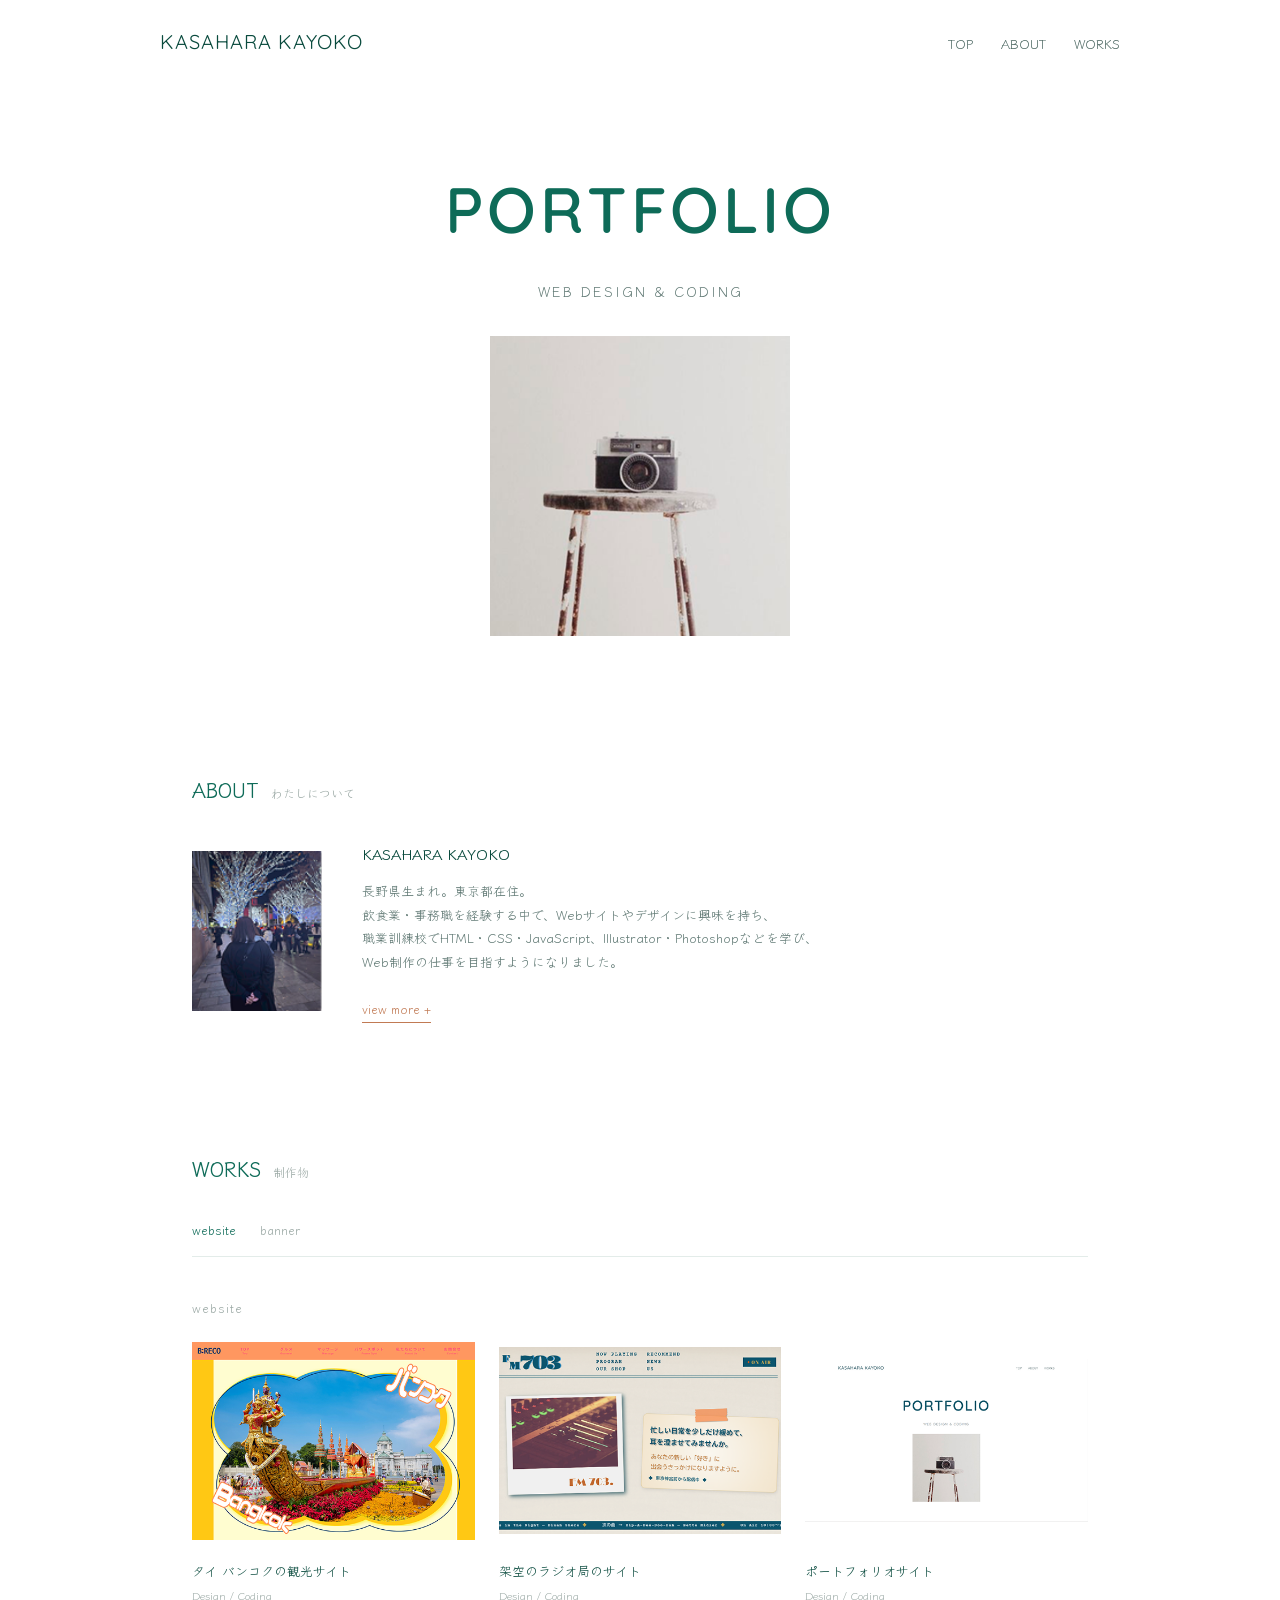
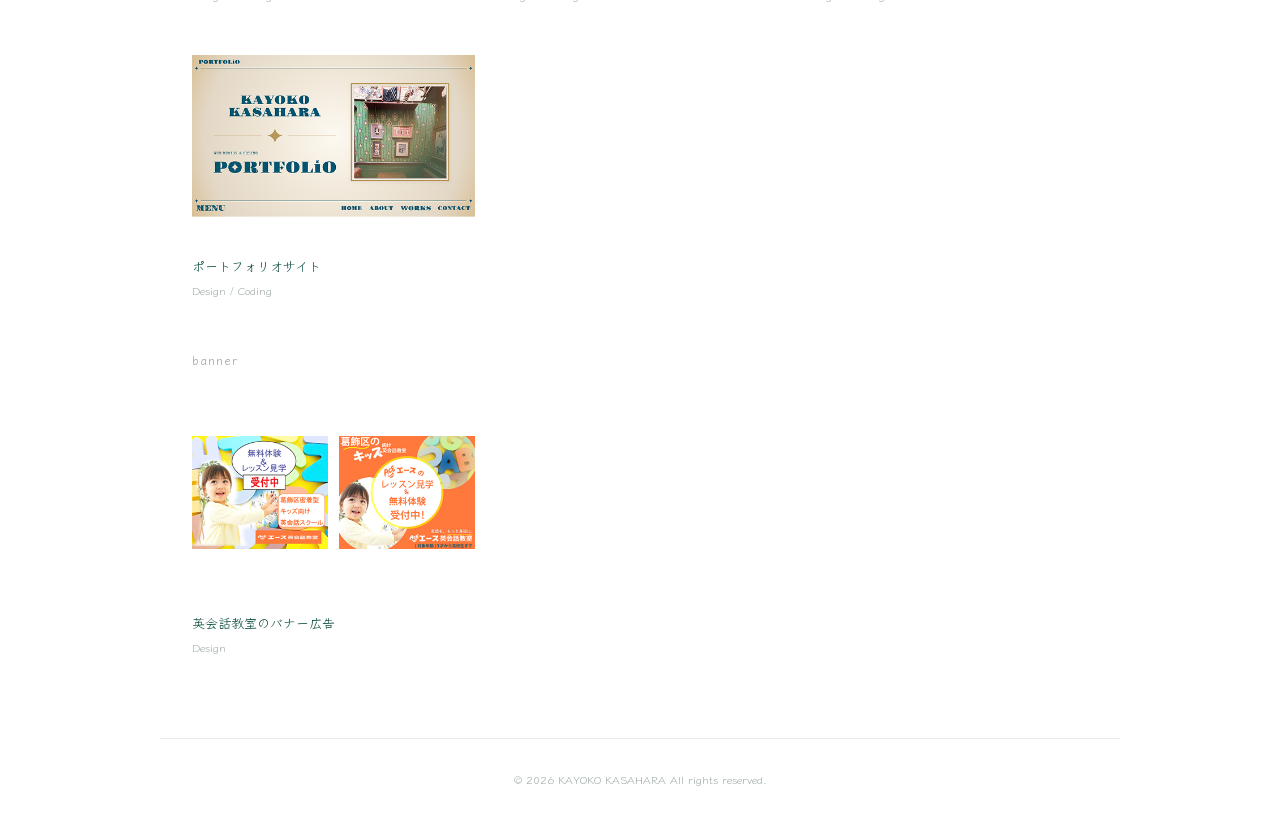
<file: index.html>
<!DOCTYPE html>
<html lang="ja">

<head>
    <meta charset="UTF-8">
    <meta name="viewport" content="width=device-width, initial-scale=1.0">
    <title>KASAHARA KAYOKO | PORTFOLIO</title>
    <!-- Google Fonts -->
    <link rel="preconnect" href="https://fonts.googleapis.com">
    <link rel="preconnect" href="https://fonts.gstatic.com" crossorigin>
    <link href="https://fonts.googleapis.com/css2?family=Klee+One:wght@400;600&display=swap" rel="stylesheet">
    <link
        href="https://fonts.googleapis.com/css2?family=Klee+One:wght@400;600&family=Quicksand:wght@300..700&display=swap"
        rel="stylesheet">
    <link rel="stylesheet" href="coding/common.css">

    <script src="https://code.jquery.com/jquery-3.7.1.min.js"></script>

    <!-- 自作jQuery -->
    <script src="coding/common.js" defer></script>
</head>

<body>
    <div class="wrapper">
        <header id="header">
            <nav>
                <div class="menu">
                    <a class="kayoko" href="index.html">KASAHARA KAYOKO</a>
                    <ul class="header-nav">
                        <li><a href="#top">TOP</a></li>
                        <li><a href="#about">ABOUT</a></li>
                        <li><a href="#works">WORKS</a></li>
                    </ul>
                </div>
            </nav>
        </header>
        <main class="main">

            <section id="top" class="hero">
                <h1>PORTFOLIO</h1>
                <p class="hero-sub"> WEB DESIGN &amp; CODING</p>
                <div class="hero-image"><img src="images/camera_400x400.png" alt="カメラを構えている写真"></div>
            </section>

            <section id="about" class="about">
                <h2>ABOUT<span class="ja">わたしについて</span></h2>
                <div class="about-content">
                    <div class="about-photo">
                        <div class="photo-box"><img src="images/me_113x150.png" alt="笠原の後ろ姿"></div>
                    </div>
                    <div class="about-text">
                        <p class="about-name">KASAHARA KAYOKO</p>
                        <p>
                            長野県生まれ。東京都在住。<br>
                            飲食業・事務職を経験する中で、Webサイトやデザインに興味を持ち、<br>
                            職業訓練校でHTML・CSS・JavaScript、Illustrator・Photoshopなどを学び、<br>
                            Web制作の仕事を目指すようになりました。<br>
                        </p>
                        <a class="view-more" href="about.html">view more +</a>
                    </div>
                </div>
            </section>

            <section id="works" class="works">
                <h2>WORKS<span class="ja">制作物</span></h2>

                <ul class="works-category">
                    <li class="is-active"><a href="#works-website">website</a></li>
                    <li><a href="#works-banner">banner</a></li>
                </ul>

                <div class="works-group" id="works-website">
                    <p class="works-group-title">website</p>
                    <ul class="works-list">
                        <li>
                            <a href="works1.html">
                                <div class="works-thumb">
                                    <img src="images/BRECO_TOP.html_500x350.png" alt="タイ バンコクの観光サイト">
                                </div>
                                <p class="works-name">タイ バンコクの観光サイト</p>
                                <p class="works-role">Design / Coding</p>
                            </a>
                        </li>
                        <li>
                            <a href="works2.html">
                                <div class="works-thumb">
                                    <img src="images/FM703_TOP.html.png" alt="架空のラジオ局のサイト">
                                </div>
                                <p class="works-name">架空のラジオ局のサイト</p>
                                <p class="works-role">Design / Coding</p>
                            </a>
                        </li>
                        <li>
                            <a href="works3.html">
                                <div class="works-thumb">
                                    <img src="images/PORT1_TOP.html.png" alt="ポートフォリオサイト">
                                </div>
                                <p class="works-name">ポートフォリオサイト</p>
                                <p class="works-role">Design / Coding</p>
                            </a>
                        </li>

                        <li>
                            <a href="works4.html">
                                <div class="works-thumb">
                                    <img src="images/PORT2_TOP.html.png" alt="ポートフォリオサイト">
                                </div>
                                <p class="works-name">ポートフォリオサイト</p>
                                <p class="works-role">Design / Coding</p>
                            </a>
                        </li>
                    </ul>
                </div>

                <div class="works-group" id="works-banner">
                    <p class="works-group-title">banner</p>
                    <ul class="works-list">
                        <li>
                            <a href="works5.html">
                                <div class="works-thumb">
                                    <img src="images/works-banner.png" alt="英会話教室のバナー広告">
                                </div>
                                <p class="works-name">英会話教室のバナー広告</p>
                                <p class="works-role">Design</p>
                            </a>
                        </li>
                    </ul>
                </div>
            </section>

        </main>
        <footer>
            <span class="footer-copy">© 2026 KAYOKO KASAHARA All rights reserved.</span>
        </footer>
    </div>
</body>

</html>
</file>
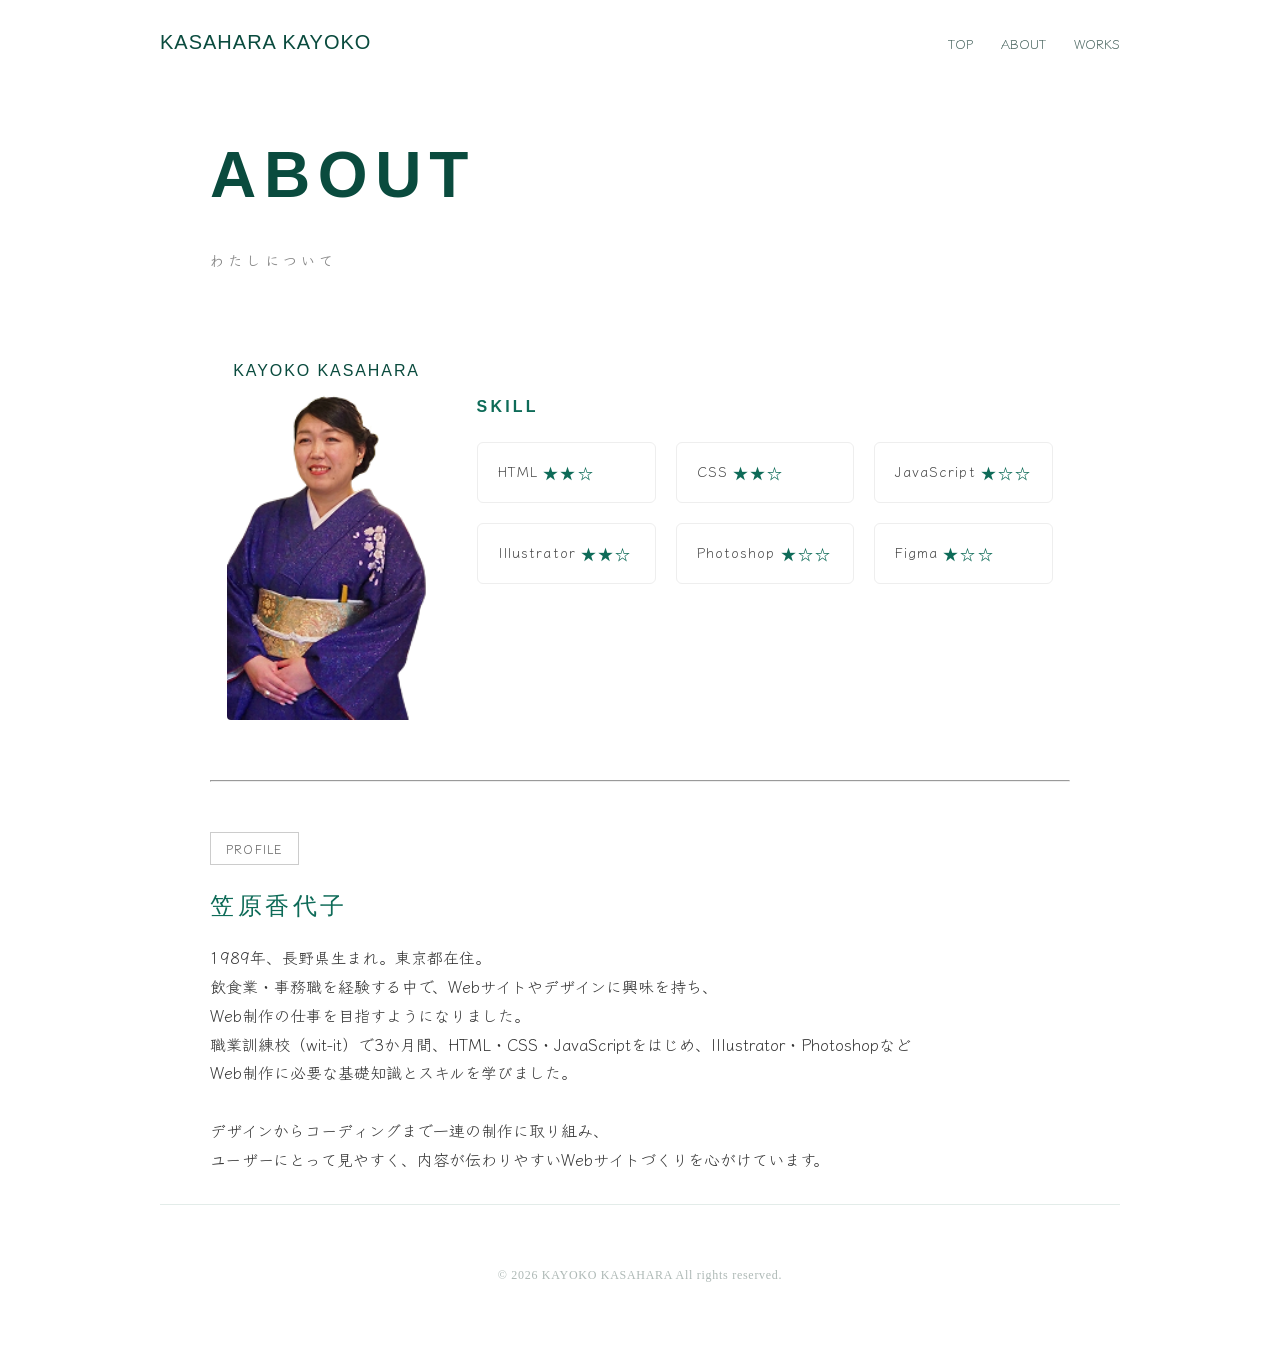
<file: about.html>
<!DOCTYPE html>
<html lang="ja">

<head>
    <meta charset="UTF-8">
    <meta name="viewport" content="width=device-width, initial-scale=1.0">
    <title>KASAHARA KAYOKO | PORTFOLIO</title>
    <!-- Google Fonts -->
    <link rel="preconnect" href="https://fonts.googleapis.com">
    <link rel="preconnect" href="https://fonts.gstatic.com" crossorigin>
    <link href="https://fonts.googleapis.com/css2?family=Klee+One:wght@400;600&display=swap" rel="stylesheet">
    <link rel="stylesheet" href="coding/common.css">
    <link rel="stylesheet" href="coding/works.css">
</head>

<body>
    <div class="wrapper">
        <header id="header">
            <nav>
                <div class="menu">
                    <a class="kayoko" href="index.html">KASAHARA KAYOKO</a>
                    <ul class="header-nav">
                        <li><a href="index.html">TOP</a></li>
                        <li><a href="about.html">ABOUT</a></li>
                        <li><a href="index.html#works">WORKS</a></li>
                    </ul>
                </div>
            </nav>
        </header>
        <main class="main">
            <div class="works-single">
                <div class="page-title-wrapper">
                    <h2>ABOUT<p class="eachTextAnime">わたしについて</p>
                    </h2>
                </div>

                <div class="about-top">
                    <div class="photo-block">
                        <p class="photo-name">KAYOKO KASAHARA</p>
                        <img src="images/me_162x270.png" alt="着物を着ている笠原">
                    </div>
                    <div class="skill-block">
                        <p class="section-label">SKILL</p>
                        <ul class="skill-grid">
                            <li>
                                <span class="skill-name">HTML</span>
                                <span class="skill-stars">★★☆</span>
                            </li>
                            <li>
                                <span class="skill-name">CSS</span>
                                <span class="skill-stars">★★☆</span>
                            </li>
                            <li>
                                <span class="skill-name">JavaScript</span>
                                <span class="skill-stars">★☆☆</span>
                            </li>
                            <li>
                                <span class="skill-name">Illustrator</span>
                                <span class="skill-stars">★★☆</span>
                            </li>
                            <li>
                                <span class="skill-name">Photoshop</span>
                                <span class="skill-stars">★☆☆</span>
                            </li>
                            <li>
                                <span class="skill-name">Figma</span>
                                <span class="skill-stars">★☆☆</span>
                            </li>
                        </ul>
                    </div>
                </div>

                <hr>

                <div class="profile-block">
                    <ul class="term-list">
                        <li>PROFILE</li>
                    </ul>
                    <dl>
                        <dt class="section-title">笠原香代子</dt>
                        <dd>
                            1989年、長野県生まれ。東京都在住。<br>
                            飲食業・事務職を経験する中で、Webサイトやデザインに興味を持ち、<br>
                            Web制作の仕事を目指すようになりました。<br>
                            職業訓練校（wit-it）で3か月間、HTML・CSS・JavaScriptをはじめ、Illustrator・Photoshopなど<br>
                            Web制作に必要な基礎知識とスキルを学びました。<br>
                            <br>
                            デザインからコーディングまで一連の制作に取り組み、<br>
                            ユーザーにとって見やすく、内容が伝わりやすいWebサイトづくりを心がけています。
                        </dd>
                    </dl>
                </div>
            </div>
        </main>
        <footer>
            <span class="footer-copy">© 2026 KAYOKO KASAHARA All rights reserved.</span>
        </footer>
    </div>
</body>

</html>
</file>
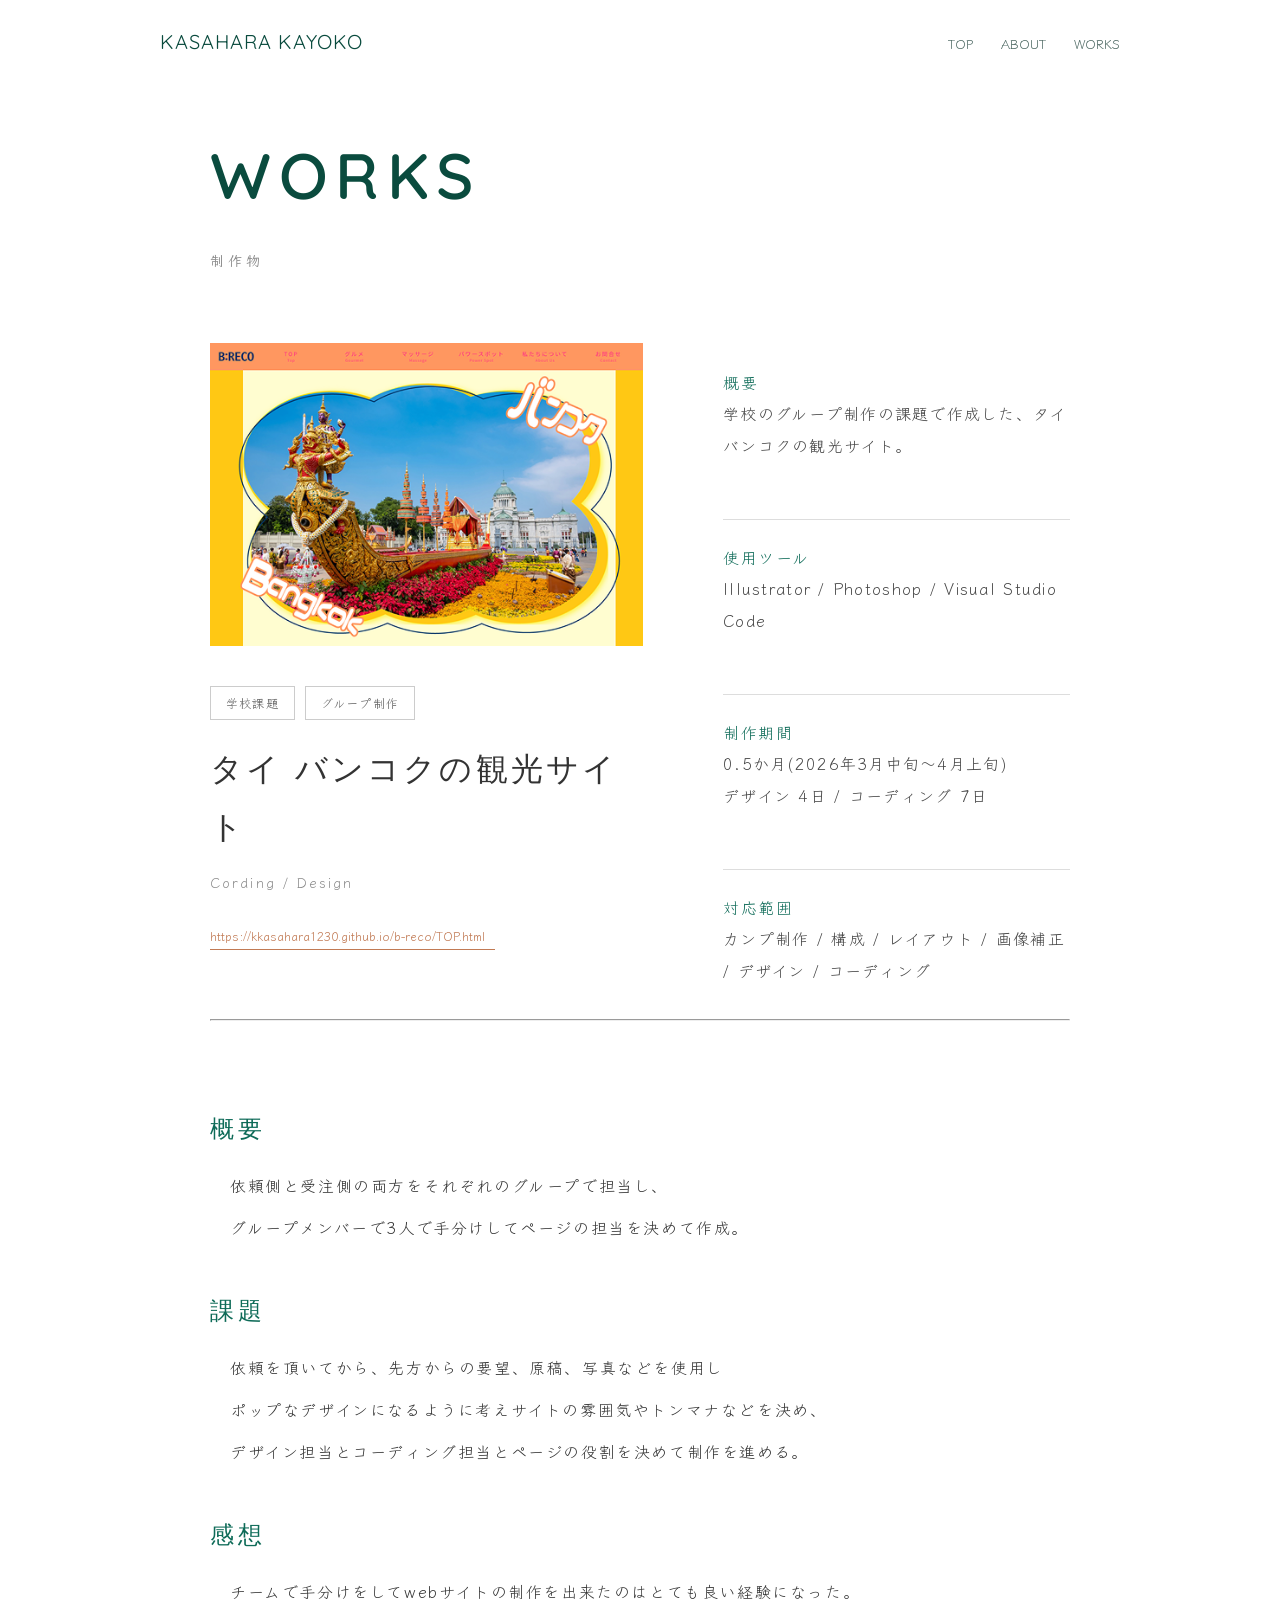
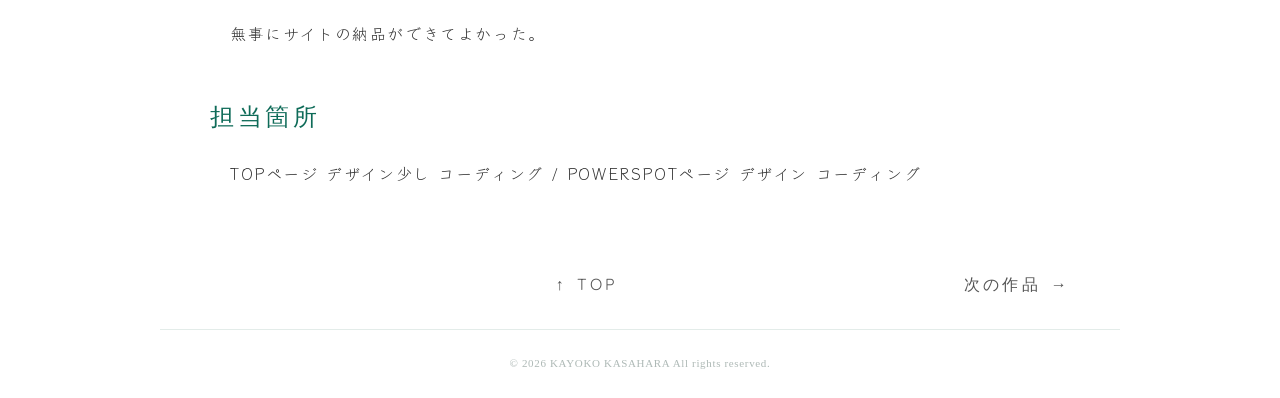
<file: works1.html>
<!DOCTYPE html>
<html lang="ja">

<head>
    <meta charset="UTF-8">
    <meta name="viewport" content="width=device-width, initial-scale=1.0">

    <title>works1</title>

    <!-- Google Fonts -->
    <link rel="preconnect" href="https://fonts.googleapis.com">
    <link rel="preconnect" href="https://fonts.gstatic.com" crossorigin>
    <link
        href="https://fonts.googleapis.com/css2?family=Special+Elite&family=Quicksand:wght@300..700&family=Klee+One:wght@400;600&display=swap"
        rel="stylesheet">

    <link rel="stylesheet" href="coding/works.css">
    <link rel="stylesheet" href="coding/common.css">

</head>

<body>
    <div class="wrapper">

        <header id="header">
            <nav>
                <div class="menu">
                    <a class="kayoko" href="index.html">KASAHARA KAYOKO</a>
                    <ul class="header-nav">
                        <li><a href="index.html">TOP</a></li>
                        <li><a href="about.html">ABOUT</a></li>
                        <li><a href="index.html#works">WORKS</a></li>
                    </ul>
                </div>
            </nav>
        </header>
        <main class="main">
            <div class="works-single" id="top">
                <div class="page-title-wrapper">
                    <h2>WORKS<p class="eachTextAnime">制作物</p>
                    </h2>
                </div>
                <div class="content-wrapper">
                    <div class="item-left">
                        <div class="eyecatch">
                            <img src="images/BRECO_TOP.html_500x350.png" alt="タイバンコクの観光サイトトップページ">
                        </div>
                        <div class="works-title-block">
                            <ul class="term-list">
                                <li>学校課題</li>
                                <li>グループ制作</li>
                            </ul>
                            <h3>タイ バンコクの観光サイト</h3>
                            <p class="category">Cording / Design</p>
                            <div class="view-more is-works">
                                <a href="https://kkasahara1230.github.io/b-reco/TOP.html" target="_blank"
                                    rel="noopener noreferrer">https://kkasahara1230.github.io/b-reco/TOP.html
                                    <class="link">
                                </a>
                            </div>
                        </div>
                    </div>
                    <div class="item-right">
                        <dl>
                            <dt>概要</dt>
                            <dd>学校のグループ制作の課題で作成した、タイ バンコクの観光サイト。</dd>
                        </dl>
                        <dl>
                            <hr>
                            <dt>使用ツール</dt>
                            <dd>Illustrator / Photoshop / Visual Studio Code</dd>
                        </dl>
                        <dl>
                            <hr>
                            <dt>制作期間</dt>
                            <dd>0.5か月(2026年3月中旬〜4月上旬)<br>
                                デザイン 4日 / コーディング 7日
                            </dd>
                        </dl>
                        <dl>
                            <hr>
                            <dt>対応範囲</dt>
                            <dd>カンプ制作 / 構成 / レイアウト / 画像補正 / デザイン / コーディング </dd>
                        </dl>
                    </div>
                </div>
                <hr>

                <div class="item-under">
                    <dl>

                        <dt class="section-title">概要</dt>
                        <dd>
                            <ul class="works-textlist">
                                <li>依頼側と受注側の両方をそれぞれのグループで担当し、</li>
                                <li>グループメンバーで3人で手分けしてページの担当を決めて作成。</li>
                            </ul>
                        </dd>
                    </dl>
                    <dl>
                        <dt class="section-title">課題</dt>
                        <dd>
                            <ul class="works-textlist">
                                <li>依頼を頂いてから、先方からの要望、原稿、写真などを使用し</li>
                                <li>ポップなデザインになるように考えサイトの雰囲気やトンマナなどを決め、</li>
                                <li>デザイン担当とコーディング担当とページの役割を決めて制作を進める。</li>
                            </ul>
                        </dd>
                    </dl>
                    <dl>
                        <dt class="section-title">感想</dt>
                        <dd>
                            <ul class="works-textlist">
                                <li>チームで手分けをしてwebサイトの制作を出来たのはとても良い経験になった。</li>
                                <li> 無事にサイトの納品ができてよかった。</li>
                            </ul>
                        </dd>
                    </dl>
                    <dl>
                        <dt class="section-title">担当箇所</dt>
                        <dd>
                            <ul class="works-textlist">
                                <li> TOPページ デザイン少し コーディング /
                                    POWERSPOTページ デザイン コーディング</li>
                            </ul>
                        </dd>
                    </dl>


                </div>
                <ul class="page-nav">
                    <li><a class="" href=""></a></li>
                    <li><a class="btnarrow-top" href="#top">TOP</a></li>
                    <li><a class="btnarrow-right" href="works2.html">次の作品</a></li>
                </ul>
            </div>
        </main>
        <footer>
            <span class="footer-copy">© 2026 KAYOKO KASAHARA All rights reserved.</span>
    </div>
    </footer>
</body>

</html>
</file>
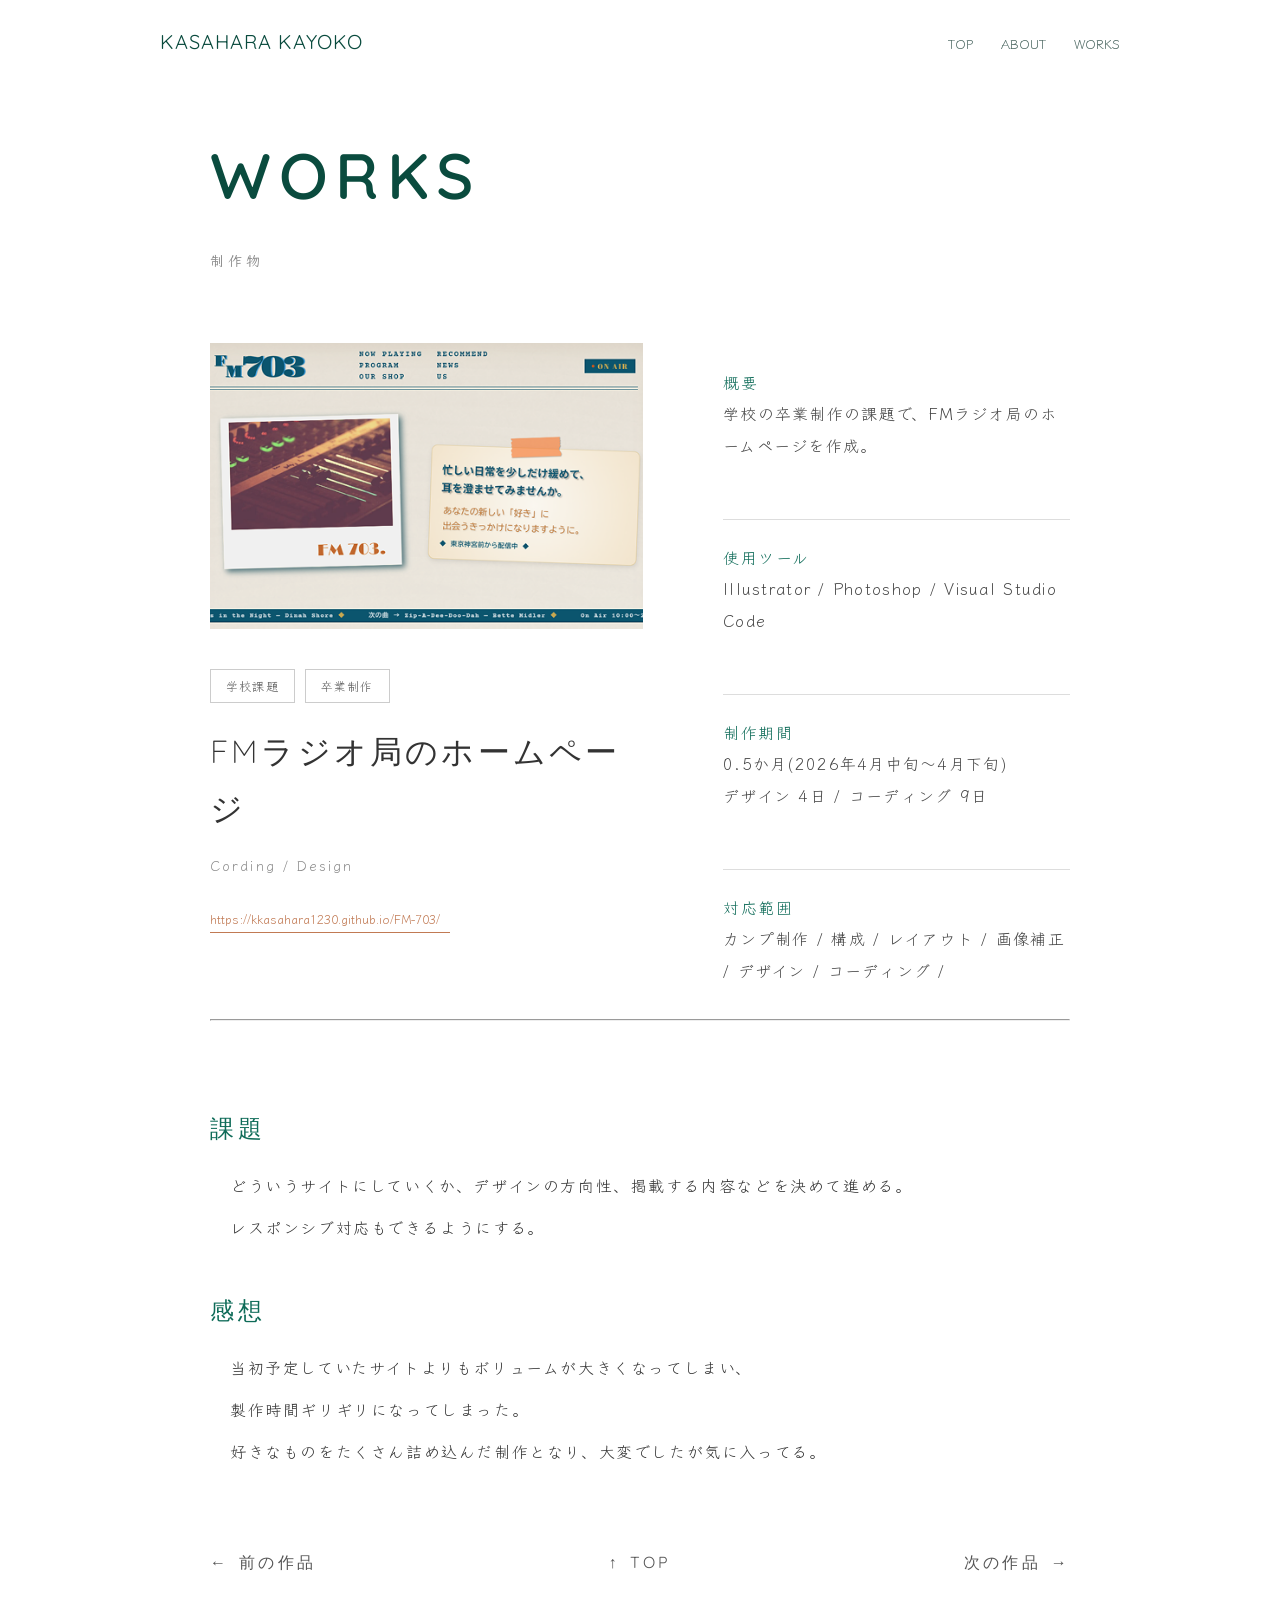
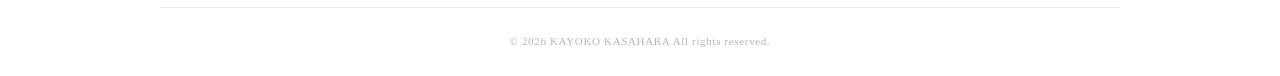
<file: works2.html>
<!DOCTYPE html>
<html lang="ja">

<head>
    <meta charset="UTF-8">
    <meta name="viewport" content="width=device-width, initial-scale=1.0">

    <title>works2</title>

    <!-- Google Fonts -->
    <link rel="preconnect" href="https://fonts.googleapis.com">
    <link rel="preconnect" href="https://fonts.gstatic.com" crossorigin>
    <link
        href="https://fonts.googleapis.com/css2?family=Special+Elite&family=Quicksand:wght@300..700&family=Klee+One:wght@400;600&display=swap"
        rel="stylesheet">

    <link rel="stylesheet" href="coding/works.css">
    <link rel="stylesheet" href="coding/common.css">

</head>

<body>
    <div class="wrapper">

        <header id="header">
            <nav>
                <div class="menu">
                    <a class="kayoko" href="index.html">KASAHARA KAYOKO</a>
                    <ul class="header-nav">
                        <li><a href="index.html">TOP</a></li>
                        <li><a href="about.html">ABOUT</a></li>
                        <li><a href="index.html#works">WORKS</a></li>
                    </ul>
                </div>
            </nav>
        </header>
        <main class="main">
            <div class="works-single"  id="top">
                <div class="page-title-wrapper">
                    <h2>WORKS<p class="eachTextAnime">制作物</p>
                    </h2>
                </div>
                <div class="content-wrapper">
                    <div class="item-left">
                        <div class="eyecatch">
                            <img src="images/FM703_TOP.html.png" alt="FMサイトのトップページ">
                        </div>
                        <div class="works-title-block">
                            <ul class="term-list">
                                <li>学校課題</li>
                                <li>卒業制作</li>
                            </ul>
                            <h3>FMラジオ局のホームページ</h3>
                            <p class="category">Cording / Design</p>
                            <div class="view-more is-works">
                                <a href="https://kkasahara1230.github.io/FM-703/" target="_blank"
                                    rel="noopener noreferrer">https://kkasahara1230.github.io/FM-703/
                                    <class="link">
                                </a>
                            </div>
                        </div>
                    </div>
                    <div class="item-right">
                        <dl>
                            <dt>概要</dt>
                            <dd>学校の卒業制作の課題で、FMラジオ局のホームページを作成。</dd>
                        </dl>
                        <dl>
                            <hr>
                            <dt>使用ツール</dt>
                            <dd>Illustrator / Photoshop /  Visual Studio Code</dd>
                        </dl>
                        <dl>
                            <hr>
                            <dt>制作期間</dt>
                            <dd>0.5か月(2026年4月中旬〜4月下旬)
                                <br>デザイン 4日 / コーディング 9日
                            </dd>
                        </dl>
                        <dl>
                            <hr>
                            <dt>対応範囲</dt>
                            <dd>カンプ制作 / 構成 / レイアウト / 画像補正 / デザイン / コーディング / </dd>
                        </dl>
                    </div>
                </div>
                <hr>
                <div class="item-under">
                    <dl>
                        <dt class="section-title">課題</dt>
                        <dd>
                            <ul class="works-textlist">
                                <li>どういうサイトにしていくか、デザインの方向性、掲載する内容などを決めて進める。</li>
                                <li>レスポンシブ対応もできるようにする。</li>
                               
                        </dd>
                    </dl>
                    <dl>
                        <dt class="section-title">感想</dt>
                        <dd>
                         <ul class="works-textlist">
                         <li>当初予定していたサイトよりもボリュームが大きくなってしまい、</li>
                        <li>製作時間ギリギリになってしまった。</li>
                        <li>好きなものをたくさん詰め込んだ制作となり、大変でしたが気に入ってる。</li>
                            </ul>
                        </dd>
                    </dl>
                </div>
               <ul class="page-nav">
                    <li><a class="btnarrow-left" href="works1.html">前の作品</a></li>
                    <li><a class="btnarrow-top" href="#top">TOP</a></li>
                    <li><a class="btnarrow-right" href="works3.html">次の作品</a></li>
                </ul>
            </div>
        </main>
        <footer>

            <span class="footer-copy">© 2026 KAYOKO KASAHARA All rights reserved.</span>
            </ul>
    </div>
    </footer>
</body>

</html>
</file>
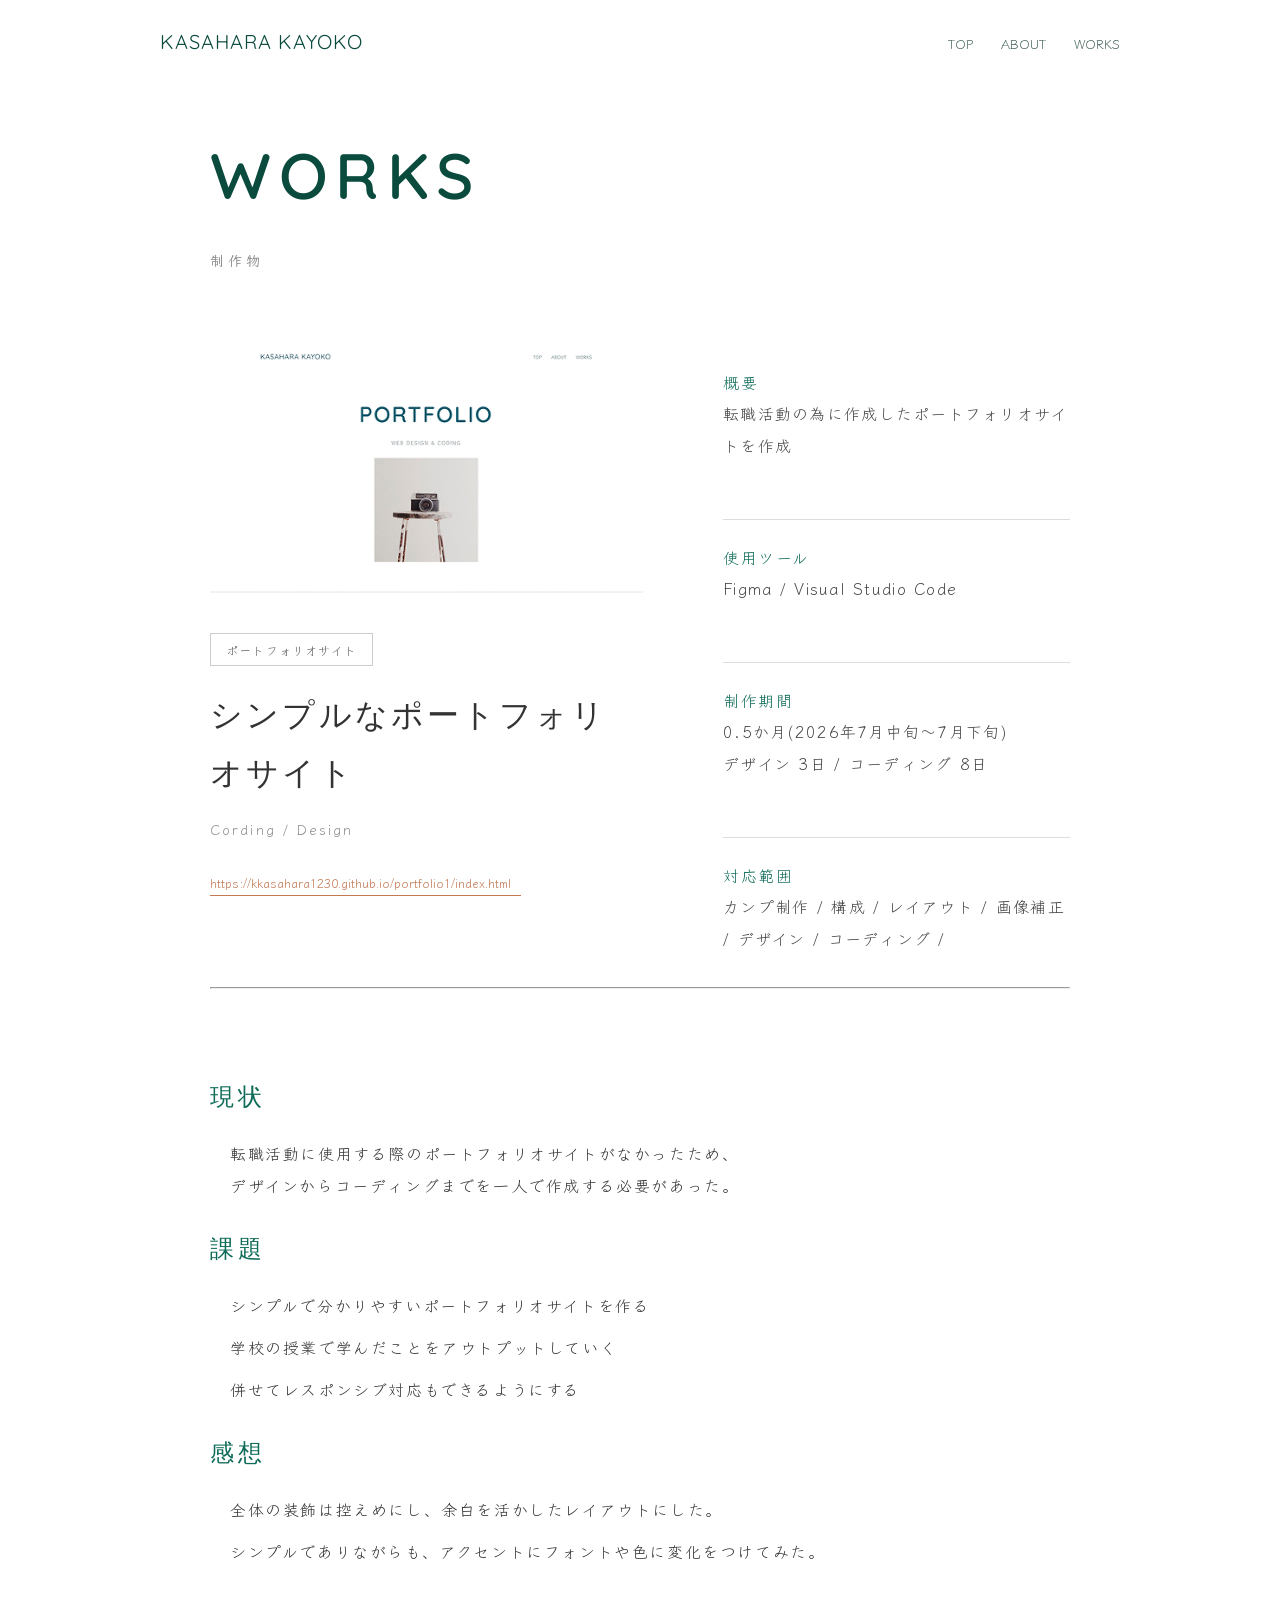
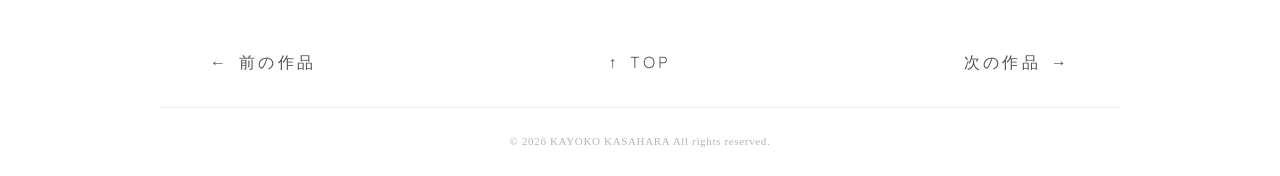
<file: works3.html>
<!DOCTYPE html>
<html lang="ja">

<head>
    <meta charset="UTF-8">
    <meta name="viewport" content="width=device-width, initial-scale=1.0">

    <title>works3</title>

    <!-- Google Fonts -->
    <link rel="preconnect" href="https://fonts.googleapis.com">
    <link rel="preconnect" href="https://fonts.gstatic.com" crossorigin>
    <link
        href="https://fonts.googleapis.com/css2?family=Special+Elite&family=Quicksand:wght@300..700&family=Klee+One:wght@400;600&display=swap"
        rel="stylesheet">

    <link rel="stylesheet" href="coding/works.css">
    <link rel="stylesheet" href="coding/common.css">

</head>

<body>
    <div class="wrapper">

        <header id="header">
            <nav>
                <div class="menu">
                    <a class="kayoko" href="index.html">KASAHARA KAYOKO</a>
                    <ul class="header-nav">
                        <li><a href="index.html">TOP</a></li>
                        <li><a href="about.html">ABOUT</a></li>
                        <li><a href="index.html#works">WORKS</a></li>
                    </ul>
                </div>
            </nav>
        </header>
        <main class="main">
            <div class="works-single" id="top">
                <div class="page-title-wrapper">
                    <h2>WORKS<p class="eachTextAnime">制作物</p>
                    </h2>
                </div>
                <div class="content-wrapper">
                    <div class="item-left">
                        <div class="eyecatch">
                            <img src="images/PORT1_TOP.html.png" alt="ポートフォリオサイトのトップページ">
                        </div>
                        <div class="works-title-block">
                            <ul class="term-list">
                                <li>ポートフォリオサイト</li>
                            </ul>
                            <h3>シンプルなポートフォリオサイト</h3>
                            <p class="category">Cording / Design</p>
                            <div class="view-more is-works">
                                <a href="https://kkasahara1230.github.io/portfolio1/index.html" target="_blank" rel="noopener noreferrer">https://kkasahara1230.github.io/portfolio1/index.html
                                    <class="link">
                                </a>
                            </div>
                        </div>
                    </div>
                    <div class="item-right">
                        <dl>
                            <dt>概要</dt>
                            <dd>転職活動の為に作成したポートフォリオサイトを作成</dd>
                        </dl>
                        <dl>
                            <hr>
                            <dt>使用ツール</dt>
                            <dd>Figma / Visual Studio Code</dd>
                        </dl>
                        <dl>
                            <hr>
                            <dt>制作期間</dt>
                            <dd>0.5か月(2026年7月中旬〜7月下旬)
                                <br>デザイン 3日 / コーディング 8日
                            </dd>
                        </dl>
                        <dl>
                            <hr>
                            <dt>対応範囲</dt>
                            <dd>カンプ制作 / 構成 / レイアウト / 画像補正 / デザイン / コーディング / </dd>
                        </dl>
                    </div>
                </div>
                <hr>

                <div class="item-under">
                    <dl>
                        <dt class="section-title">現状</dt>
                        <dd>
                            <ul class="works-textlist">
                                <li>転職活動に使用する際のポートフォリオサイトがなかったため、<br>
                                    デザインからコーディングまでを一人で作成する必要があった。</li>
                            </ul>
                        </dd>
                    </dl>
                    <dt class="section-title">課題</dt>
                    <dd>
                        <ul class="works-textlist">
                            <li>シンプルで分かりやすいポートフォリオサイトを作る</li>
                            <li>学校の授業で学んだことをアウトプットしていく</li>
                            <li>併せてレスポンシブ対応もできるようにする</li>
                        </ul>
                    </dd>
                    </dl>
                    <dl>
                        <dt class="section-title">感想</dt>
                        <dd>
                            <ul class="works-textlist">
                                <li>全体の装飾は控えめにし、余白を活かしたレイアウトにした。</li>
                                <li>シンプルでありながらも、アクセントにフォントや色に変化をつけてみた。</li>
                            </ul>
                        </dd>
                    </dl>
                </div>
               <ul class="page-nav">
                    <li><a class="btnarrow-left" href="works2.html">前の作品</a></li>
                    <li><a class="btnarrow-top" href="#top">TOP</a></li>
                    <li><a class="btnarrow-right" href="works4.html">次の作品</a></li>
                </ul>
            </div>
        </main>
        <footer>

            <span class="footer-copy">© 2026 KAYOKO KASAHARA All rights reserved.</span>
            </ul>
    </div>
    </footer>
</body>

</html>
</file>
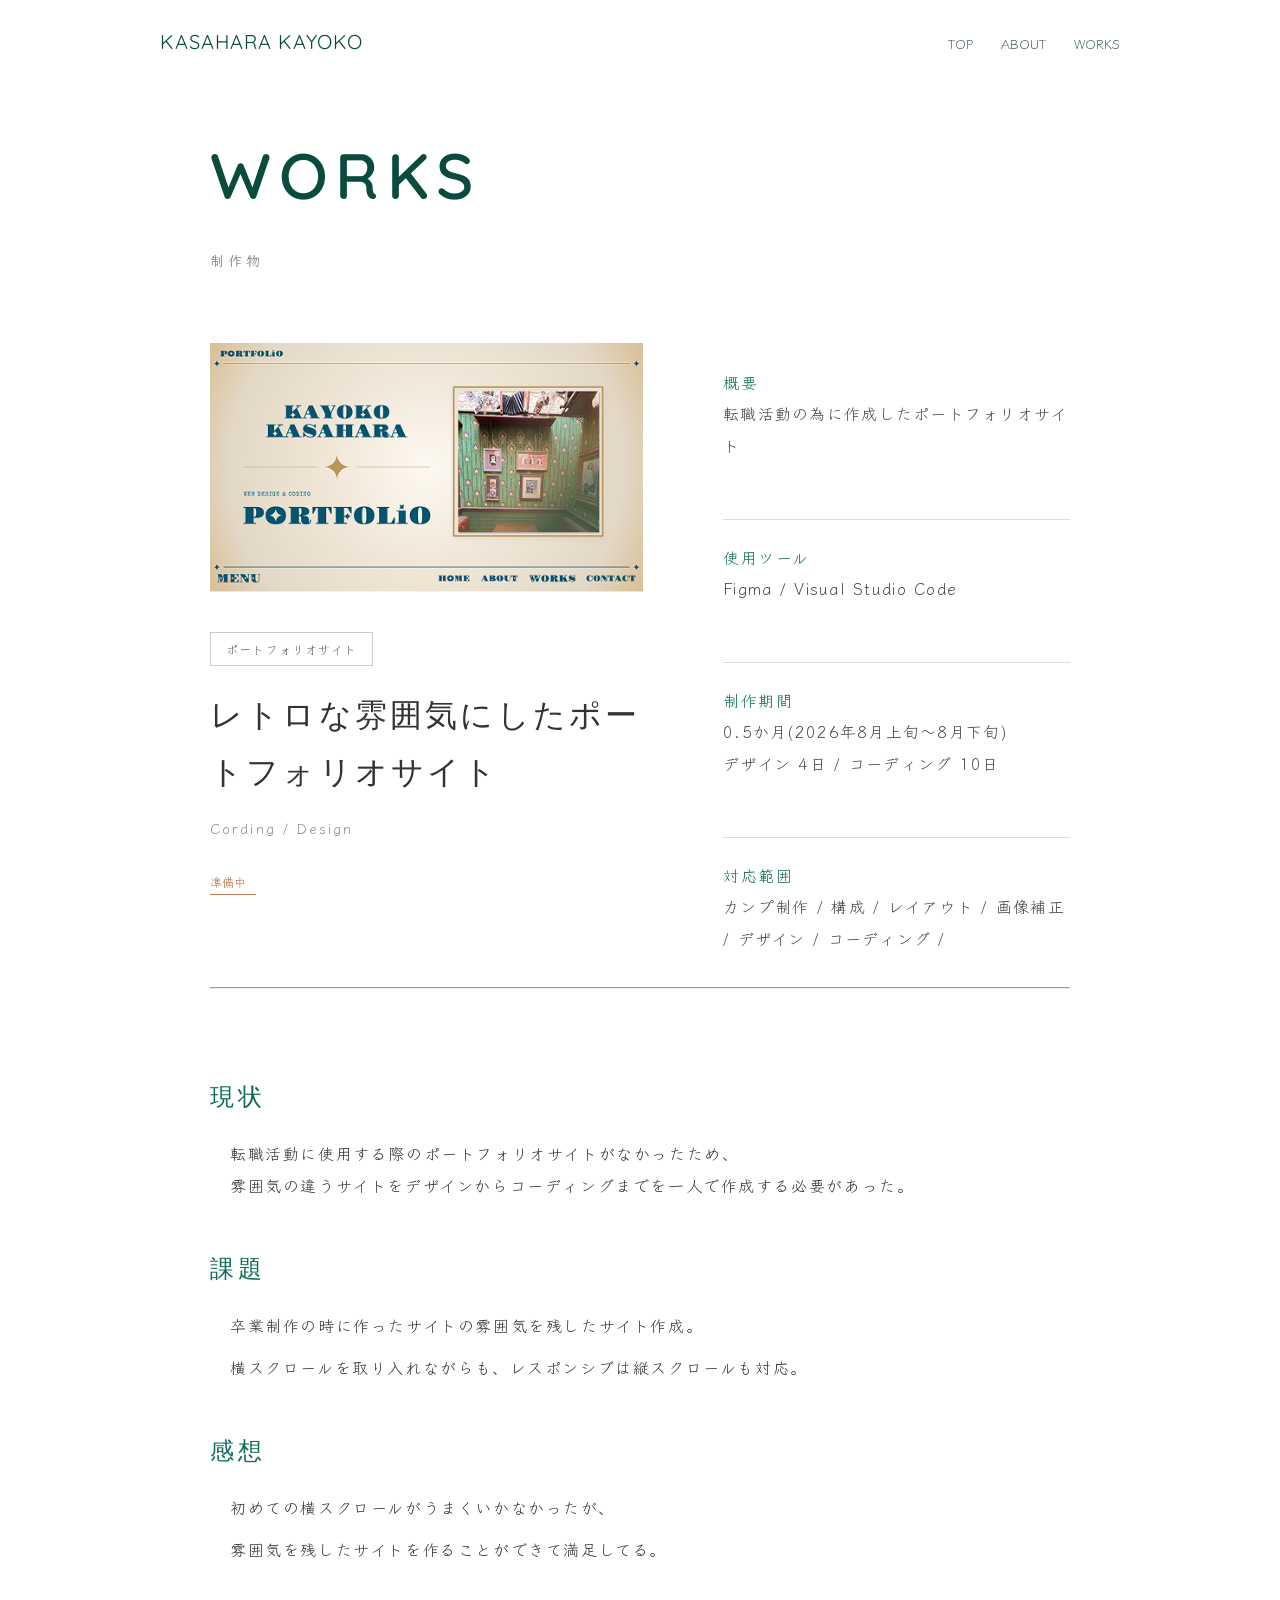
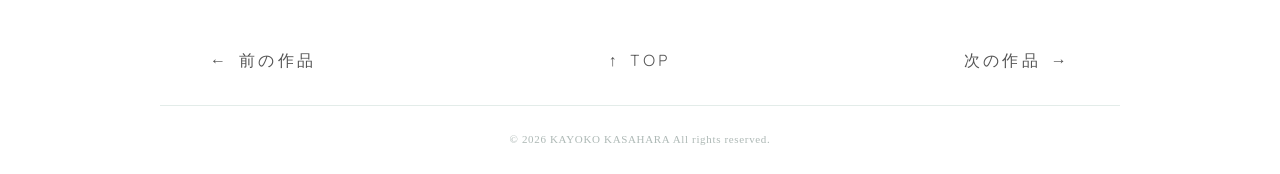
<file: works4.html>
<!DOCTYPE html>
<html lang="ja">

<head>
    <meta charset="UTF-8">
    <meta name="viewport" content="width=device-width, initial-scale=1.0">

    <title>works4</title>

    <!-- Google Fonts -->
    <link rel="preconnect" href="https://fonts.googleapis.com">
    <link rel="preconnect" href="https://fonts.gstatic.com" crossorigin>
    <link
        href="https://fonts.googleapis.com/css2?family=Special+Elite&family=Quicksand:wght@300..700&family=Klee+One:wght@400;600&display=swap"
        rel="stylesheet">

    <link rel="stylesheet" href="coding/works.css">
    <link rel="stylesheet" href="coding/common.css">

</head>

<body>
    <div class="wrapper">

        <header id="header">
            <nav>
                <div class="menu">
                    <a class="kayoko" href="index.html">KASAHARA KAYOKO</a>
                     <ul class="header-nav">
                        <li><a href="index.html">TOP</a></li>
                        <li><a href="about.html">ABOUT</a></li>
                        <li><a href="index.html#works">WORKS</a></li>
                    </ul>
                </div>
            </nav>
        </header>
        <main class="main">
            <div class="works-single" id="top">
                <div class="page-title-wrapper">
                    <h2>WORKS<p class="eachTextAnime">制作物</p>
                    </h2>
                </div>
                <div class="content-wrapper">
                    <div class="item-left">
                        <div class="eyecatch">
                            <img src="images/PORT2_TOP.html.png" alt="ポートフォリオサイトのトップページ">
                        </div>
                        <div class="works-title-block">
                            <ul class="term-list">
                                <li>ポートフォリオサイト</li>
                            </ul>
                            <h3>レトロな雰囲気にしたポートフォリオサイト</h3>
                            <p class="category">Cording / Design</p>
                            <div class="view-more is-works">
                                <a href="#" target="_blank" rel="noopener noreferrer">準備中<class="link"></a>
                            </div>
                        </div>
                    </div>
                    <div class="item-right">
                        <dl>
                            <dt>概要</dt>
                            <dd>転職活動の為に作成したポートフォリオサイト</dd>
                        </dl>
                        <dl>
                            <hr>
                            <dt>使用ツール</dt>
                            <dd>Figma / Visual Studio Code</dd>
                        </dl>
                        <dl>
                            <hr>
                            <dt>制作期間</dt>
                            <dd>0.5か月(2026年8月上旬〜8月下旬)
                                <br>デザイン 4日 / コーディング 10日
                            </dd>
                        </dl>
                        <dl>
                            <hr>
                            <dt>対応範囲</dt>
                            <dd>カンプ制作 / 構成 / レイアウト / 画像補正 / デザイン / コーディング / </dd>
                        </dl>
                    </div>
                </div>
                <hr>

                <div class="item-under">
                    <dl>
                        <dt class="section-title">現状</dt>
                        <dd>
                            <ul class="works-textlist">
                                <li>転職活動に使用する際のポートフォリオサイトがなかったため、<br>
                                    雰囲気の違うサイトをデザインからコーディングまでを一人で作成する必要があった。</li>
                            </ul>
                        </dd>
                    </dl>
                    <dl>
                        <dt class="section-title">課題</dt>
                        <dd>
                            <ul class="works-textlist">
                                <li>卒業制作の時に作ったサイトの雰囲気を残したサイト作成。</li>
                                <li>横スクロールを取り入れながらも、レスポンシブは縦スクロールも対応。</li>
                        </dd>
                    </dl>
                    <dl>
                        <dt class="section-title">感想</dt>
                        <ul class="works-textlist">
                            <dd>
                                <li>初めての横スクロールがうまくいかなかったが、<br></li>
                                <li>雰囲気を残したサイトを作ることができて満足してる。</li>
                            </dd>
                        </ul>
                    </dl>
                </div>
                <ul class="page-nav">
                    <li><a class="btnarrow-left" href="works3.html">前の作品</a></li>
                    <li><a class="btnarrow-top" href="#top">TOP</a></li>
                    <li><a class="btnarrow-right" href="works5.html">次の作品</a></li>
                </ul>
            </div>
        </main>
        <footer>

            <span class="footer-copy">© 2026 KAYOKO KASAHARA All rights reserved.</span>
            </ul>
    </div>
    </footer>
</body>

</html>
</file>
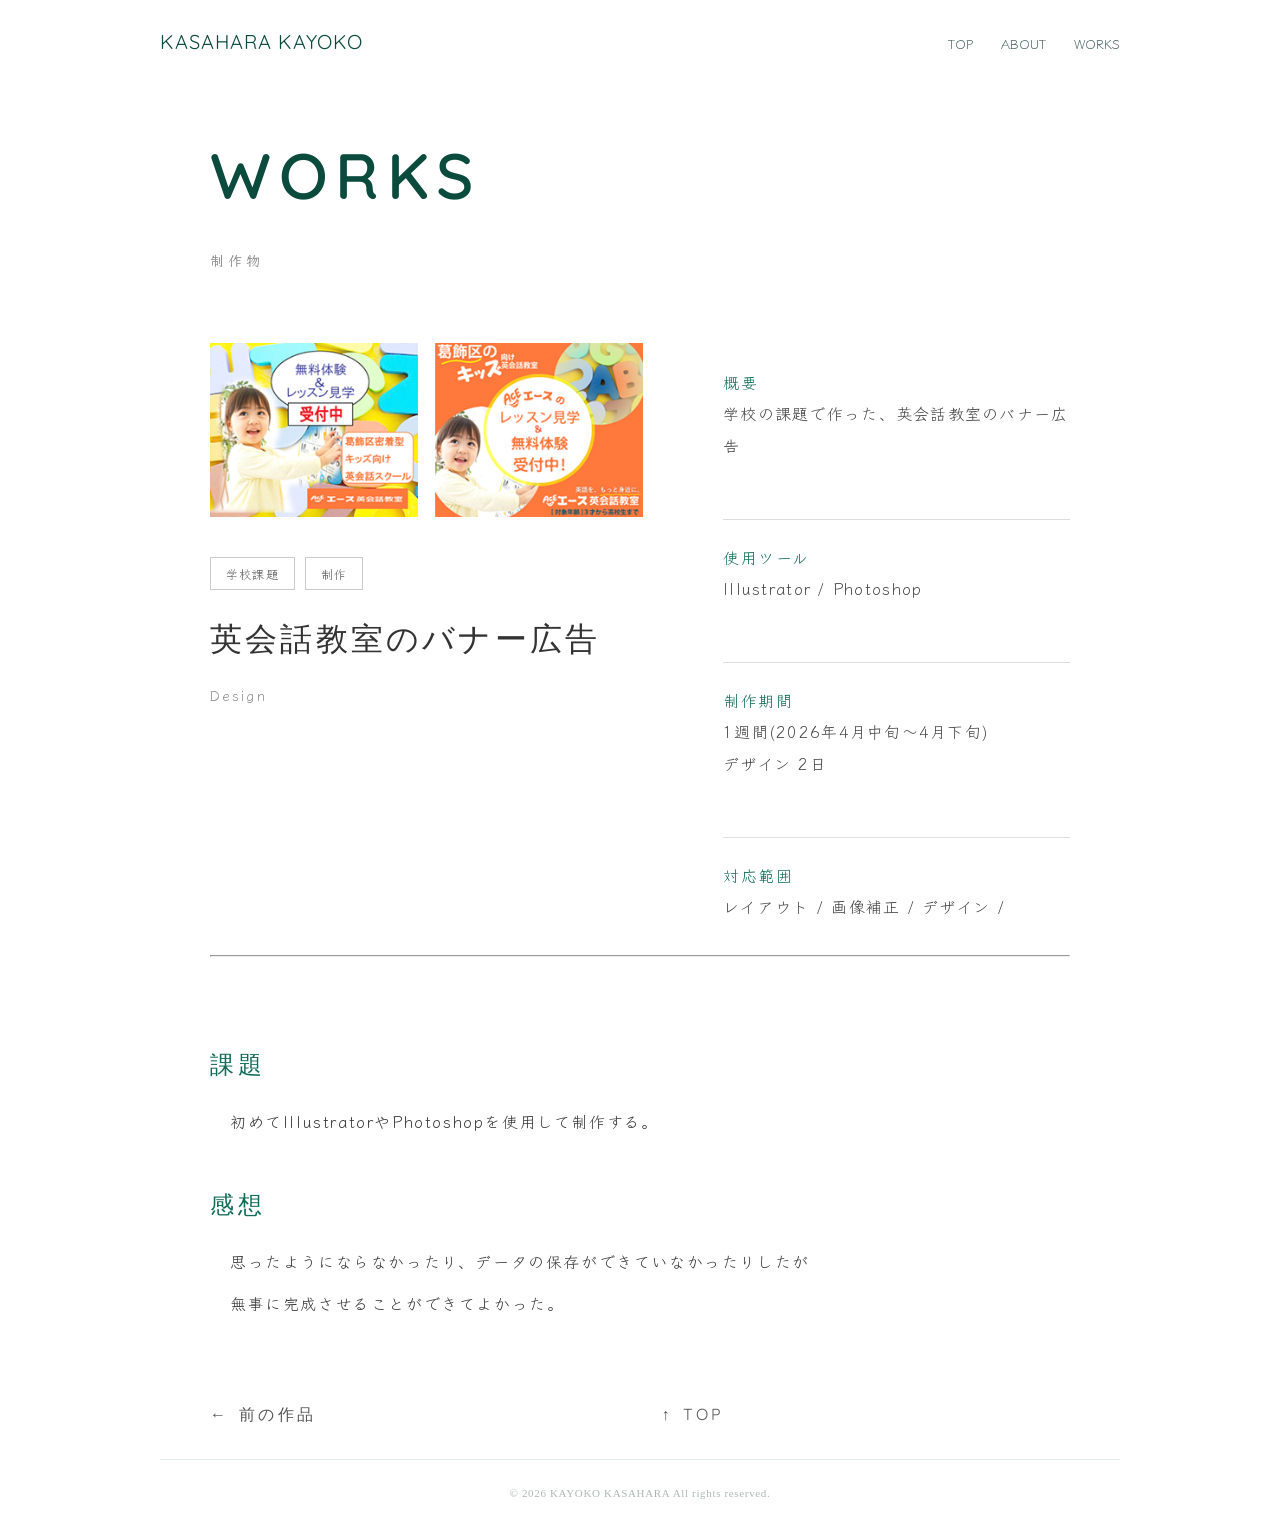
<file: works5.html>
<!DOCTYPE html>
<html lang="ja">

<head>
    <meta charset="UTF-8">
    <meta name="viewport" content="width=device-width, initial-scale=1.0">

    <title>works5</title>

    <!-- Google Fonts -->
    <link rel="preconnect" href="https://fonts.googleapis.com">
    <link rel="preconnect" href="https://fonts.gstatic.com" crossorigin>
    <link
        href="https://fonts.googleapis.com/css2?family=Special+Elite&family=Quicksand:wght@300..700&family=Klee+One:wght@400;600&display=swap"
        rel="stylesheet">

    <link rel="stylesheet" href="coding/works.css">
    <link rel="stylesheet" href="coding/common.css">

</head>

<body>
    <div class="wrapper">
        <header id="header">
            <nav>
                <div class="menu">
                    <a class="kayoko" href="index.html">KASAHARA KAYOKO</a>
                    <ul class="header-nav">
                        <li><a href="index.html">TOP</a></li>
                        <li><a href="about.html">ABOUT</a></li>
                        <li><a href="index.html#works">WORKS</a></li>
                    </ul>
                </div>
            </nav>
        </header>
        <main class="main">
            <div class="works-single"  id="top">
                <div class="page-title-wrapper">
                    <h2>WORKS<p class="eachTextAnime">制作物</p>
                    </h2>
                </div>
                <div class="content-wrapper">
                    <div class="item-left">
                        <div class="eyecatch">
                            <img src="images/works-banner.png" alt="英会話教室のバナー広告">
                        </div>
                        <div class="works-title-block">
                            <ul class="term-list">
                                <li>学校課題</li>
                                <li>制作</li>
                            </ul>
                            <h3>英会話教室のバナー広告</h3>
                            <p class="category">Design</p>
                            <div class="view-more is-works">
                            </div>
                        </div>
                    </div>
                    <div class="item-right">
                        <dl>
                            <dt>概要</dt>
                            <dd>学校の課題で作った、英会話教室のバナー広告</dd>
                        </dl>
                        <dl>
                            <hr>
                            <dt>使用ツール</dt>
                            <dd> Illustrator / Photoshop </dd>
                        </dl>
                        <dl>
                            <hr>
                            <dt>制作期間</dt>
                            <dd>1週間(2026年4月中旬〜4月下旬)
                                <br>デザイン 2日
                            </dd>
                        </dl>
                        <dl>
                            <hr>
                            <dt>対応範囲</dt>
                            <dd> レイアウト / 画像補正 / デザイン / </dd>
                        </dl>
                    </div>
                </div>
                <hr>

                <div class="item-under">

                    <dl>
                        <dt class="section-title">課題</dt>
                        <dd>
                            <ul class="works-textlist">
                                <li>初めてIllustratorやPhotoshopを使用して制作する。</li>

                        </dd>
                    </dl>
                    <dl>
                        <dt class="section-title">感想</dt>
                        <dd>
                            <ul class="works-textlist">
                                <li>思ったようにならなかったり、データの保存ができていなかったりしたが
                                <li>無事に完成させることができてよかった。</li>
                                </ul>
                        </dd>
                    </dl>
                </div>
                <ul class="page-nav">
                    <li><a class="btnarrow-left" href="works4.html">前の作品</a></li>
                    <li><a class="btnarrow-top" href="#top">TOP</a></li>
                    <li><a class="" href=""></a></li>
                </ul>
            </div>
        </main>
        <footer>

            <span class="footer-copy">© 2026 KAYOKO KASAHARA All rights reserved.</span>
            </ul>
    </div>
    </footer>
</body>

</html>
</file>
<file: coding/common.css>
@charset "utf-8";

/* ===========================================
   ◆ リセットの役割をする記述
=========================================== */
body,
h1,
h2,
h3,
h4,
h5,
h6,
p,
ul,
ol,
dl,
dd,
figure,
button,
input {
    margin: 0;
    padding: 0;
    list-style: none;
}

img {
    display: block;
    max-width: 100%;
    height: auto;
    vertical-align: bottom;
}

a {
    text-decoration: none;
}

address {
    font-style: normal;
}

/* ===========================================
   ◆ 全体に対する基本指定
=========================================== */
* {
    box-sizing: border-box;
}

html {
    scroll-behavior: smooth;
}

body {
    background-color: #ffffff;
    font-family: "Klee One", cursive;
    color: #4a6660;
    line-height: 1.8;
}

html,
body {
    width: 100%;
    min-height: 100%;
}

a {
    color: inherit;
}

.wrapper {
    max-width: 960px;
    margin: 0 auto;
}

.main {
    padding-top: 88px;
}

#top,
#about,
#works {
    scroll-margin-top: 88px;
}

/* ===========================================
   ◆ header
=========================================== */
#header {
    position: fixed;
    top: 0;
    left: 0;
    width: 100%;
    z-index: 100;
    padding: 24px 32px;
}

#header .menu {
    max-width: 960px;
    margin: 0 auto;
    display: flex;
    justify-content: space-between;
    align-items: center;
}

.kayoko {
    font-family: "Quicksand", sans-serif;
    font-size: 20px;
    font-weight: 400;
    letter-spacing: 1px;
    color: #0a4b3e;
}

.header-nav {
    display: flex;
    gap: 28px;
}

.header-nav li a {
    font-size: 13px;
    color: #4a6660;
    transition: color 0.2s ease;
}

.header-nav li a:hover {
    color: #0e6b58;
}

/* ===========================================
   ◆ hero
=========================================== */
.hero {
    text-align: center;
    padding: 64px 28px 72px;
}

.hero h1 {
    font-family: "Quicksand", sans-serif;
    font-size: clamp(40px, 5vw, 70px);
    font-weight: 600;
    letter-spacing: 4px;
    color: #0e6b58;
    margin-bottom: 12px;
}

.hero-sub {
    font-size: 14px;
    letter-spacing: 2px;
    color: #5f7873;
}

.hero-image {
    display: flex;
    justify-content: center;
    margin-top: 32px;
}

.hero-image img {
    width: 300px;
}

/* ===========================================
   ◆ section heading（about / works 共通）
=========================================== */
.about h2,
.works h2 {
    font-size: 20px;
    font-weight: 600;
    color: #0e6b58;
    display: flex;
    align-items: baseline;
    gap: 12px;
    margin-bottom: 32px;
}

.about h2 .ja,
.works h2 .ja {
    font-size: 12px;
    font-weight: 400;
    color: #9aa8a4;
}

/* ===========================================
   ◆ about
=========================================== */
.about {
    padding: 64px 32px;
}

.about-content {
    display: flex;
    gap: 40px;
    align-items: center;
}

.about-photo {
    display: flex;
    gap: 10px;
    flex-shrink: 0;
}

.photo-box {
    width: 130px;
    height: 160px;
    background-color: #dcdcdc;
    border-radius: 4px;
}

.photo-box img {
    width: 100%;
    height: 100%;
    object-fit: cover;
}

.photo-box:hover {
    opacity: 0.7;
}

.about-text {
    flex: 1;
}

.about-name {
    font-size: 15px;
    font-weight: 600;
    color: #0a4b3e;
    margin-bottom: 12px;
}

.about-text p:not(.about-name) {
    font-size: 13px;
    color: #5f7873;
    margin-bottom: 20px;
}

.view-more {
    display: inline-block;
    font-size: 12px;
    color: #c17a54;
    border-bottom: 1px solid #c17a54;
    padding-bottom: 2px;
}


/* ===========================================
   ◆ about scroll animation
=========================================== */

/* 最初は少し下＋透明 */
.about-photo {
    opacity: 0;
    transform: translateY(30px);
    transition: opacity 0.8s ease, transform 0.8s ease;
}

.about-text {
    opacity: 0;
    transform: translateX(30px);
    transition: opacity 0.8s ease 0.15s, transform 0.8s ease 0.15s;
}

/* 画面に入ったら表示 */
.about.is-show .about-photo,
.about.is-show .about-text {
    opacity: 1;
    transform: translate(0);
}




/* ===========================================
   ◆ works
=========================================== */
.works {
    padding: 64px 32px 80px;
}

.works-category {
    display: flex;
    gap: 24px;
    font-size: 12px;
    color: #9aa8a4;
    margin-bottom: 40px;
    border-bottom: 1px solid #e3ece9;
    padding-bottom: 16px;
}

.works-category li a {
    transition: color 0.2s ease;
}

.works-category li.is-active a,
.works-category li a:hover {
    color: #0e6b58;
}

.works-group {
    margin-bottom: 48px;
}

.works-group:last-child {
    margin-bottom: 0;
}

.works-group-title {
    font-size: 12px;
    letter-spacing: 1px;
    color: #9aa8a4;
    margin-bottom: 16px;
}

.works-list {
    display: grid;
    grid-template-columns: repeat(3, 1fr);
    gap: 24px;
}

.works-thumb {
    width: 100%;
    aspect-ratio: 4 / 3;
    border-radius: 6px;
    margin-bottom: 12px;
    transition: opacity 0.2s ease;
}

.works-thumb img {
    width: 100%;
    height: 100%;
    object-fit: contain;
    transition: transform 0.3s ease, opacity 0.3s ease;
}

.works-list a:hover .works-thumb img {
    transform: scale(1.03);
    opacity: 0.8;
}

.works-name {
    font-size: 13px;
    color: #0a4b3e;
    margin-bottom: 4px;
}

.works-role {
    font-size: 11px;
    color: #9aa8a4;
}

/* ===========================================
   ◆ works scroll animation
=========================================== */

.works-list li {
    opacity: 0;
    transform: translateY(30px);
    transition:
        opacity 1s ease,
        transform 1s ease;
}

/* 画面に入ったら表示 */
.works-group.is-show .works-list li {
    opacity: 1;
    transform: translateY(0);
}

/* 作品をゆっくり時間差で表示 */
.works-group.is-show .works-list li:nth-child(1) {
    transition-delay: 0s;
}

.works-group.is-show .works-list li:nth-child(2) {
    transition-delay: 0.2s;
}

.works-group.is-show .works-list li:nth-child(3) {
    transition-delay: 0.4s;
}

.works-group.is-show .works-list li:nth-child(4) {
    transition-delay: 0.6s;
}

/* ===========================================
   ◆ page transition
=========================================== */

.page-transition {
    position: fixed;
    inset: 0;
    z-index: 9999;
    background-color: #ffffff;
    opacity: 0;
    pointer-events: none;
    transition: opacity 0.5s ease;
}

.page-transition.is-active {
    opacity: 1;
}

/* ===========================================
   ◆ footer
=========================================== */
footer {
    text-align: center;
    padding: 24px 0;
    border-top: 1px solid #e3ece9;
}

.footer-copy {
    font-size: 11px;
    color: #9aa8a4;
}
/* ===========================================
   ◆ レスポンシブ
=========================================== */
@media (max-width: 768px) {
    #header {
        padding: 18px 20px;
    }

    .main {
        padding-top: 74px;
    }

    #top,
    #about,
    #works {
        scroll-margin-top: 74px;
    }

    .header-nav {
        gap: 16px;
    }

    .hero {
        padding: 64px 20px 48px;
    }

    .hero h1 {
        font-size: 32px;
    }

    .about,
    .works {
        padding: 48px 20px;
    }

    .about-content {
        flex-direction: column;
        align-items: center;
        gap: 20px;
    }

    .about-text {
        width: 100%;
        transform: translateY(30px);
    }

    .works-list {
        grid-template-columns: repeat(2, 1fr);
        gap: 16px;
    }
}

@media (max-width: 480px) {
    .header-nav {
        gap: 12px;
    }

    .works-list {
        grid-template-columns: 1fr 1fr;
    }
}
</file>
<file: coding/works.css>
@charset "utf-8";
/* ===========================================
   ◆ リセットの役割をする記述
=========================================== */
body,
h1,
h2,
h3,
h4,
h5,
h6,
p,
ul,
ol,
dl,
dd,
figure,
button,
input {
    margin: 0;
    padding: 0;
    list-style: none;
}
img {
    display: block;
    max-width: 100%;
    height: auto;
    vertical-align: bottom;
}
a {
    text-decoration: none;
}
address {
    font-style: normal;
}
/* ===========================================
   ◆ 全体に対する基本指定
=========================================== */
* {
    box-sizing: border-box;
}
html {
    scroll-behavior: smooth;
}
body {
    background-color: #ffffff;
    font-family: "Klee One", cursive;
    overflow-x: hidden;
}
html,
body {
    width: 100%;
    min-height: 100%;
}
/* ==========================
 works single
========================== */
.wrapper {
    width: 100%;
}
main {
    width: 100%;
    overflow: visible;
}
.page {
    height: auto;
}
.main {
    width: 100%;
    min-height: 100vh;
    background: #fff;
    color: #333;
    height: auto;
    overflow: visible;
}
.works-single {
    max-width: 1200px;
    margin: 0 auto;
    padding: 30px 50px;
}
/* title */
.page-title-wrapper {
    margin-bottom: 70px;
    font-family: "Quicksand", sans-serif;
}
.page-title-wrapper h2 {
    font-family: "Quicksand", sans-serif;
    font-size: clamp(40px, 5vw, 70px);
    color: #0a4b3e;
    letter-spacing: .12em;
    font-weight: 600;
}
.eachTextAnime {
    font-family: "Klee One", sans-serif;
    font-size: 14px;
    color: #888;
    letter-spacing: .3em;
    margin-top: 15px;
}
/* ==========================
 上部2カラム
========================== */
.content-wrapper {
    display: flex;
    gap: 80px;
    align-items: flex-start;
}
.item-left {
    width: calc(55% - 40px);
}
.item-right {
    width: calc(45% - 40px);
}
/* image */
.eyecatch {
    width: 100%;
    margin-bottom: 40px;
}
.eyecatch img {
    width: 100%;
    display: block;
}
/* ==========================
 作品タイトル
========================== */
.term-list {
    display: flex;
    gap: 10px;
    margin-bottom: 20px;
}
.term-list li {
    border: 1px solid #ccc;
    color: #666;
    padding: 5px 15px;
    font-size: 12px;
    letter-spacing: .1em;
    font-family: "Klee One", cursive;
}
.works-title-block h3 {
    font-size: 32px;
    font-weight: 300;
    color: #333;
    letter-spacing: .1em;
    margin-bottom: 15px;
    font-family: "Quicksand", sans-serif;
}
.category {
    font-size: 14px;
    color: #888;
    letter-spacing: .15em;
}
/* URL */
.view-more {
    margin-top: 30px;
}
.view-more a {
    display: flex;
    align-items: center;
    gap: 10px;
    color: #c17a54;
    text-decoration: none;
}
.link {
    width: 25px;
    height: 25px;
    object-fit: cover;
}
/* ==========================
 作品情報
========================== */
.item-right dl {
    padding: 25px 0;
}
.item-right hr {
    border: none;
    border-top: 1px solid #ddd;
    padding-top: 15px;
}
.item-right dt {
    color: #0e6b58;
    font-weight: 500;
    letter-spacing: .1em;
}
.item-right dd {
    color: #444;
    line-height: 2;
    letter-spacing: .08em;
}
/* ==========================
 下部説明
========================== */
.item-under {
    margin-top: 70px;
}

.item-under dl {
    padding: 20px 0;
}
.section-title {
    font-family: "Special Elite", cursive;
    font-size: 24px;
    font-weight: 300;
    color: #0e6b58;
    letter-spacing: .15em;
    margin-bottom: 15px;
}
.item-under dd {
    line-height: 2;
    letter-spacing: .1em;
}
.works-textlist {
    padding-left: 20px;
}
.works-textlist li {
    margin-bottom: 10px;
}
/* ==========================
 前後ナビ
========================== */
.page-nav {
    display: flex;
    justify-content: space-between;
    margin-top: 50px;
}
.page-nav a {
    color: #555;
    text-decoration: none;
    letter-spacing: .2em;
    position: relative;
    font-family: "Quicksand", sans-serif;
}
.page-nav a:hover {
    opacity: .6;
}
.btnarrow-left::before {
    content: "←";
    margin-right: 10px;
}
.btnarrow-top::before {
    content: "↑";
    margin-right: 10px;
} 

.btnarrow-right::after {
    content: "→";
    margin-left: 10px;
}
footer {
    height: auto;
    padding: 60px 0;
}
.footer-copy {
    font-family: "Edu VIC WA NT Hand", cursive;
    font-size: 12px;
    color: #9aa8a4;
    letter-spacing: 0.06em;
    opacity: 0.8;
    display: block;
    width: 100%;
    text-align: center;
}
/* ==========================
 about page 専用
========================== */
.about-top {
    display: flex;
    justify-content: center;
    gap: 50px;
    align-items: flex-start;
    margin-bottom: 60px;
}
.photo-block {
    width: 200px;
    flex-shrink: 0;
}
.photo-name {
    font-family: "Quicksand", sans-serif;
    font-size: 16px;
    letter-spacing: .12em;
    color: #0a4b3e;
    margin-top: 14px;
    text-align: center;
}
.photo-block img {
    width: 100%;
    border-radius: 4px;
}
.skill-block {
    max-width: 680px;
    padding-top: 50px;
}
.skill-block .section-label {
    font-family: "Quicksand", sans-serif;
    font-size: 16px;
    font-weight: 600;
    letter-spacing: .2em;
    color: #0e6b58;
    margin-bottom: 20px;
}
.skill-grid {
    display: grid;
    grid-template-columns: repeat(3, 1fr);
    gap: 20px;
}
.skill-grid li {
    display: flex;
    gap: 5px;
    padding: 16px 20px;
    border: 1px solid #eee;
    border-radius: 6px;
}
.skill-name {
    font-size: 14px;
    color: #444;
    letter-spacing: .08em;
}
.skill-stars {
    font-size: 15px;
    color: #0e6b58;
    letter-spacing: .15em;
}

.profile-block {
    margin-top: 50px;
}
.profile-block .term-list {
    margin-bottom: 20px;
}
/* ==========================
 responsive
========================== */
@media(max-width:900px) {
    .works-single {
        padding: 70px 25px;
    }
    .content-wrapper {
        flex-direction: column;
        gap: 50px;
    }
    .item-left,
    .item-right {
        width: 100%;
    }
    .works-title-block h3 {
        font-size: 25px;
    }
    .skill-block {
        max-width: 100%;
    }
}
@media(max-width:700px) {
     .about-top {
        flex-direction: column;
        align-items: center;
        gap: 30px;
    }
    .photo-block {
        width: 140px;
    }
    .skill-block {
        width: 100%;
    }
    .skill-grid {
        grid-template-columns: repeat(3, 1fr);
        gap: 14px;
    }
    .skill-grid li {
        flex-direction: column;
        align-items: center;
        gap: 6px;
        padding: 14px 8px;
    }
}
@media(max-width:480px) {
    .page-title-wrapper {
        margin-bottom: 40px;
    }
    .works-single {
        padding: 50px 20px;
    }
    .page-nav {
        font-size: 13px;
    }
     .skill-grid {
        grid-template-columns: repeat(2, 1fr);
        gap: 12px;
    }
    .skill-block .section-label {
        font-size: 15px;
    }
}
</file>
